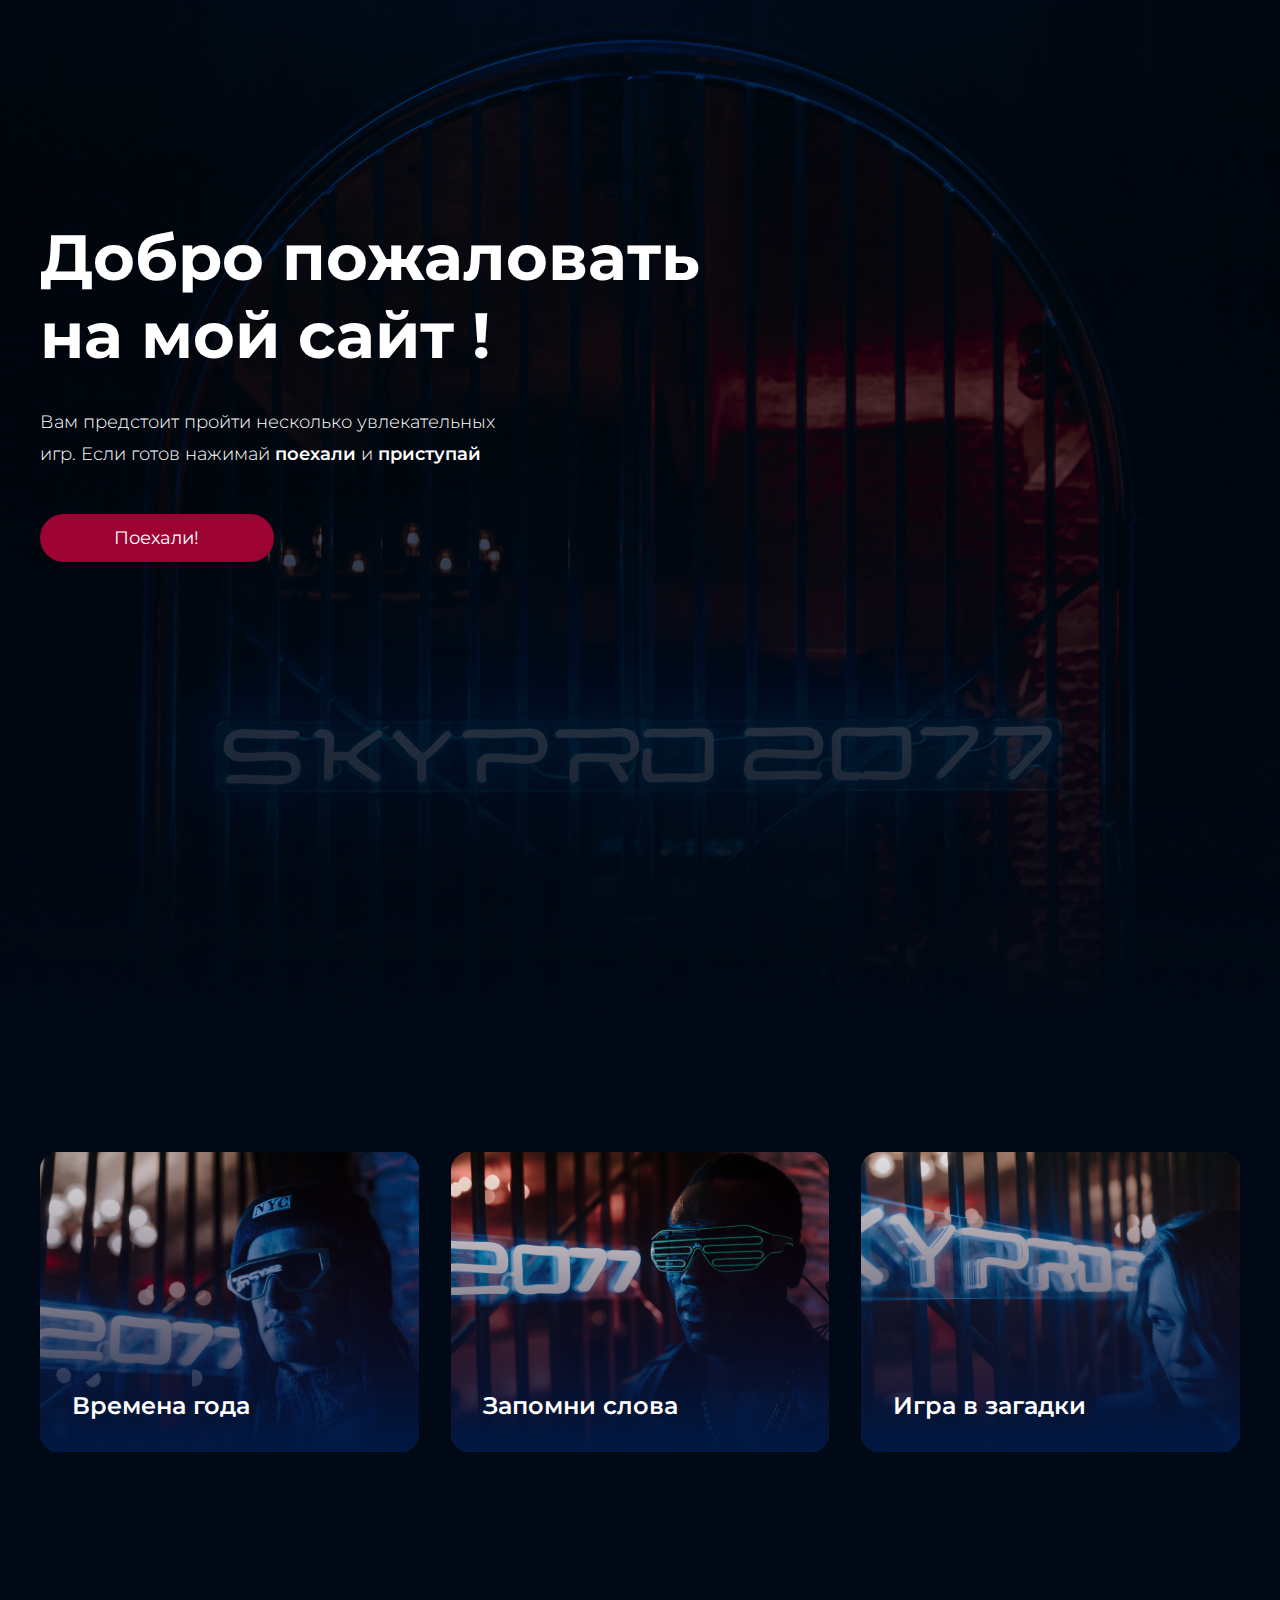
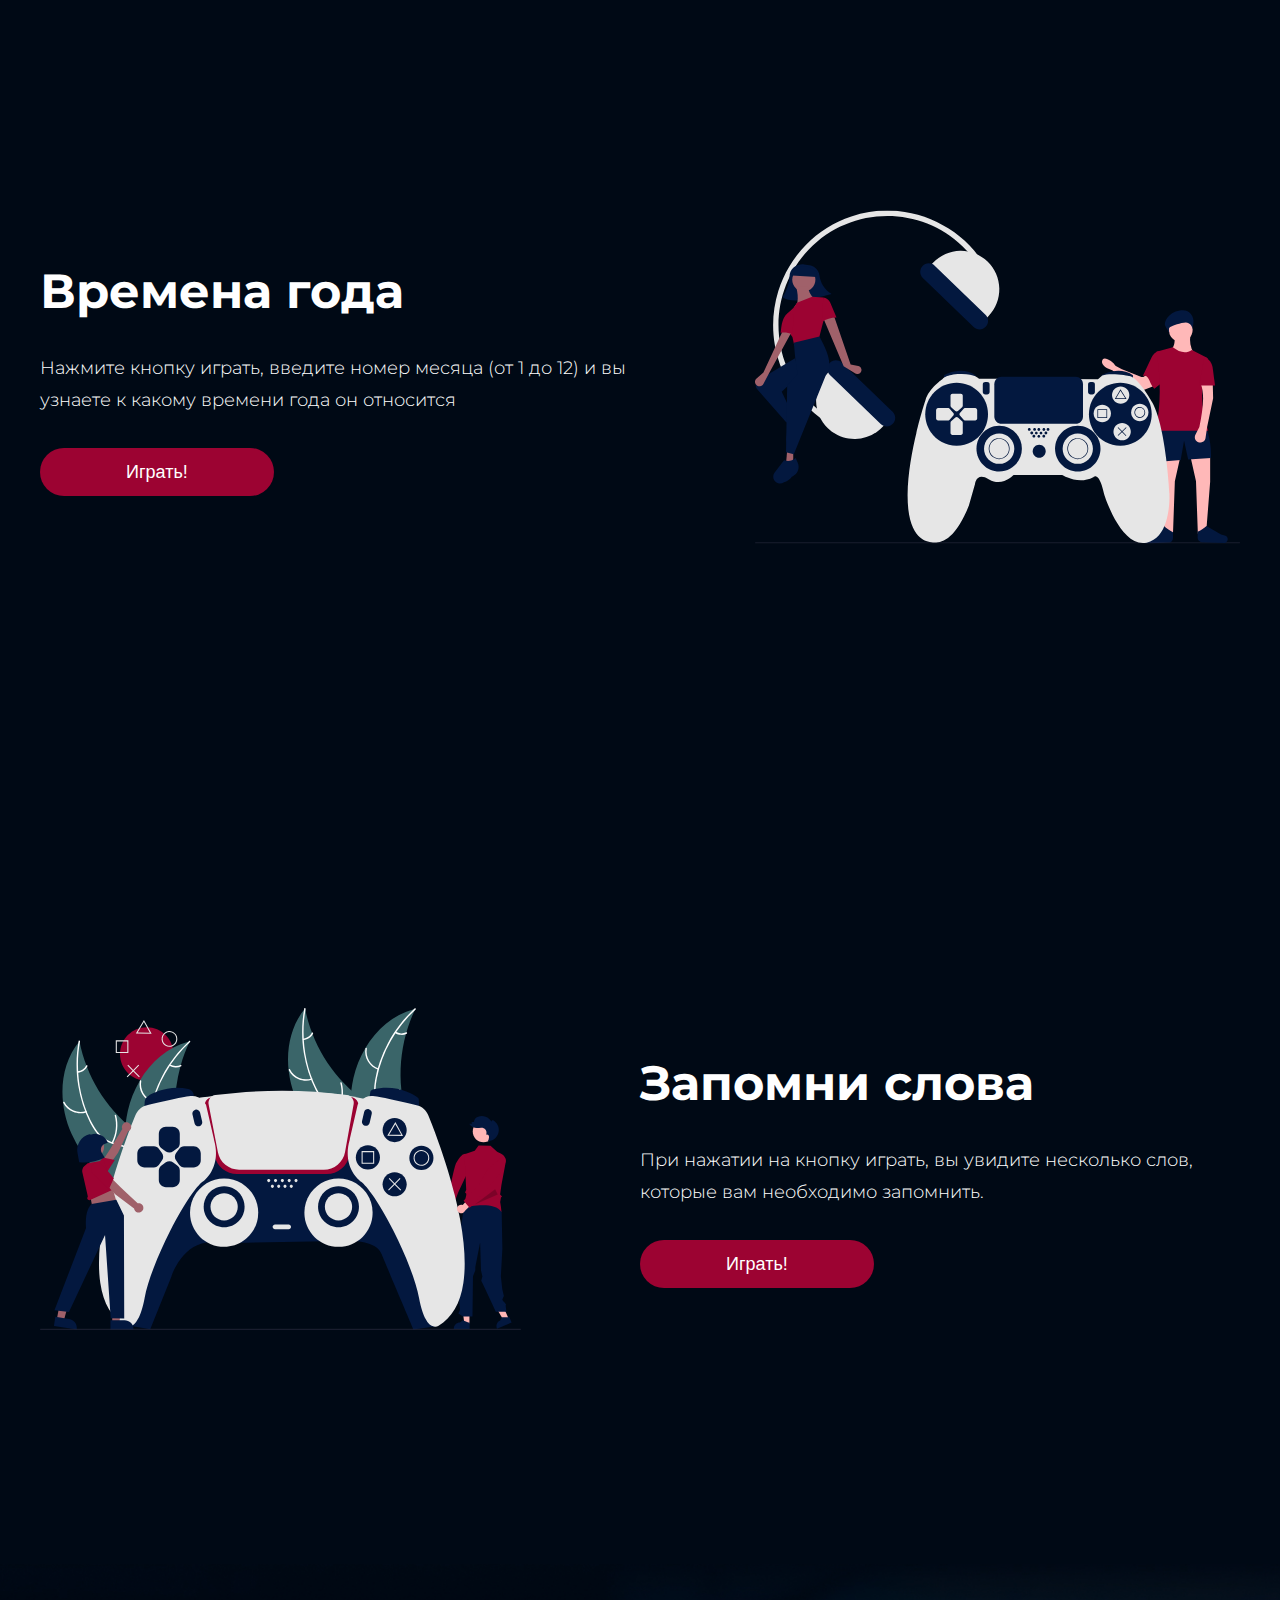
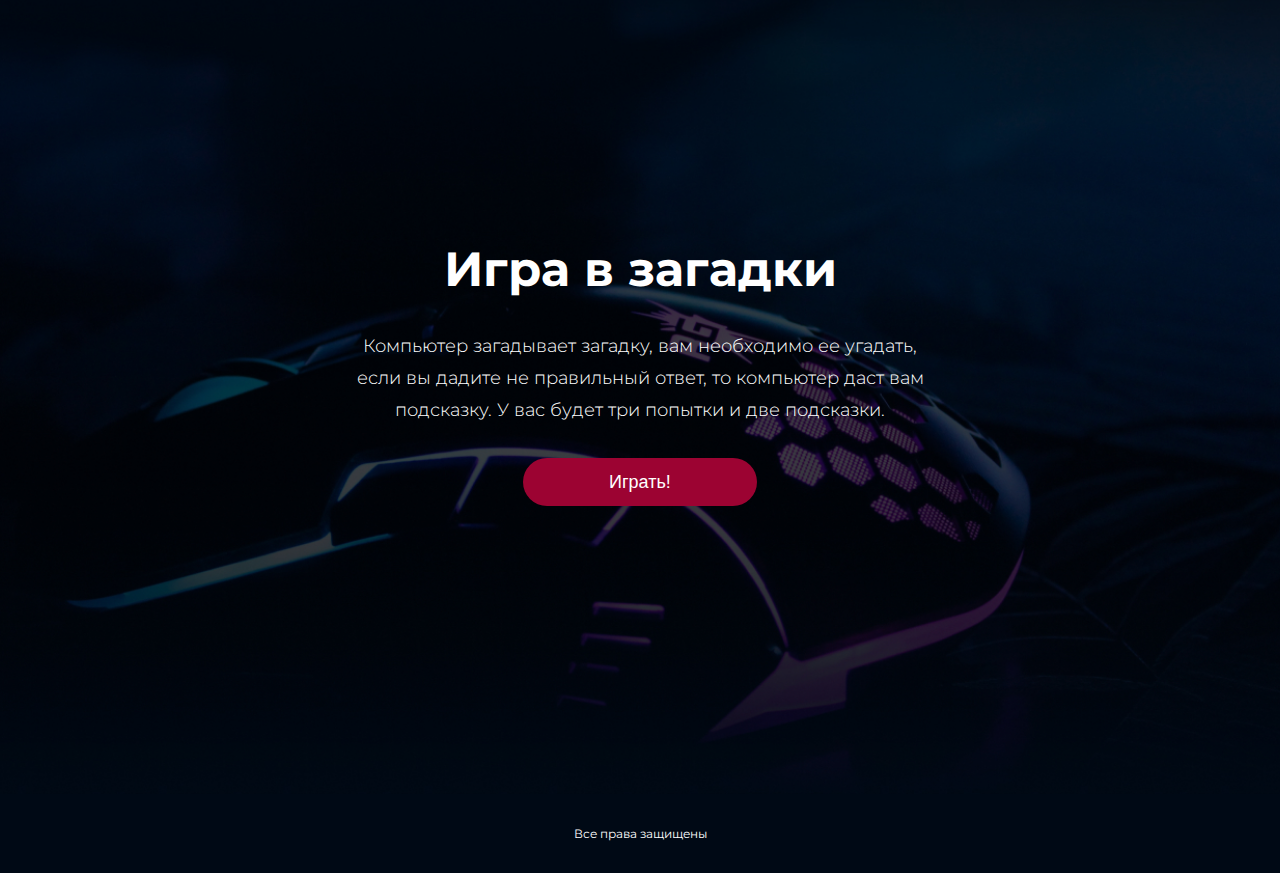
<file: games_site/index.html>
<!DOCTYPE html>
<html lang="en">
  <head>
    <meta charset="UTF-8" />
    <meta http-equiv="X-UA-Compatible" content="IE=edge" />
    <meta name="viewport" content="width=device-width, initial-scale=1.0" />
    <title>Games for You!</title>
    <link
      rel="apple-touch-icon"
      sizes="180x180"
      href="img/apple-touch-icon.png"
    />
    <link
      rel="icon"
      type="image/png"
      sizes="32x32"
      href="img/favicon-32x32.png"
    />
    <link
      rel="icon"
      type="image/png"
      sizes="16x16"
      href="img/favicon-16x16.png"
    />
    <link rel="manifest" href="img/site.webmanifest" />
    <link rel="preconnect" href="https://fonts.googleapis.com" />
    <link rel="preconnect" href="https://fonts.gstatic.com" crossorigin />
    <link
      href="https://fonts.googleapis.com/css2?family=Montserrat:wght@300;400;600;700&display=swap"
      rel="stylesheet"
    />
    <link rel="stylesheet" href="css/style.css" />
  </head>
  <body>
    <header class="header center">
      <h1 class="heading">Добро пожаловать на мой сайт !</h1>
      <p class="underheading">
        Вам предстоит пройти несколько увлекательных игр. Если готов нажимай
        <span class="underheading--bold">поехали</span> и
        <span class="underheading--bold">приступай</span>
      </p>
      <a href="#games" class="button button--header">Поехали!</a>
    </header>
    <section class="game_box center" id="games">
      <a href="#game_1" class="game game--1">
        <p class="game__name">Времена года</p>
      </a>
      <a href="#game_2" class="game game--2">
        <p class="game__name">Запомни слова</p>
      </a>
      <a href="#game_3" class="game game--3">
        <p class="game__name">Игра в загадки</p>
      </a>
    </section>
    <section class="intro center intro--1" id="game_1">
      <div class="intro__txt">
        <h2 class="intro__name">Времена года</h2>
        <p class="intro__desc">
          Нажмите кнопку играть, введите номер месяца (от 1 до 12) и вы узнаете
          к какому времени года он относится
        </p>
        <button onclick="season()" class="button">Играть!</button>
      </div>
      <div class="intro__img-box">
        <img class="intro__img" src="img/game_1.svg" alt="Первая игра" />
      </div>
    </section>
    <section class="intro center intro--2" id="game_2">
      <div class="intro__txt">
        <h2 class="intro__name">Запомни слова</h2>
        <p class="intro__desc">
          При нажатии на кнопку играть, вы увидите несколько слов, которые вам
          необходимо запомнить.
        </p>
        <button onclick="wordCheck()" class="button">Играть!</button>
      </div>
      <div class="intro__img-box">
        <img class="intro__img" src="img/game_2.svg" alt="Первая игра" />
      </div>
    </section>
    <section class="intro center intro--3" id="game_3">
      <div class="intro__txt">
        <h2 class="intro__name">Игра в загадки</h2>
        <p class="intro__desc">
          Компьютер загадывает загадку, вам необходимо ее угадать, если вы
          дадите не правильный ответ, то компьютер даст вам подсказку. У вас
          будет три попытки и две подсказки.
        </p>
        <button class="button">Играть!</button>
      </div>
    </section>
    <footer class="footer">
      <h3 class="footer__rights">Все права защищены</h3>
    </footer>
    <script src="script.js"></script>
  </body>
</html>
</file>
<file: games_site/css/style.css>
*{margin:0;padding:0;-webkit-box-sizing:border-box;box-sizing:border-box}body{font-family:"Montserrat",sans-serif;color:#fff}a{color:#fff;text-decoration:none}.header{background:url(../img/bg.jpg);background-repeat:no-repeat;background-position:center;background-size:cover;min-height:1024px}.center{padding-left:calc(50% - 600px);padding-right:calc(50% - 600px)}.heading{padding-top:218px;font-weight:700;font-size:64px;line-height:78px;width:660px}.underheading{font-weight:300;font-size:18px;line-height:32px;width:460px;margin-top:32px}.underheading--bold{font-weight:600}.button{display:block;background:#9c0332;border-radius:30px;border:rgba(0,0,0,0);padding:13px 74px;font-weight:400;font-size:18px;line-height:22px;color:#fff;height:48px;width:234px}.button--header{margin-top:44px}.button:hover{background:#eb443f;-webkit-transition:.3s all;transition:.3s all}.game_box{background:#000915;display:-webkit-box;display:-ms-flexbox;display:flex;-webkit-box-pack:justify;-ms-flex-pack:justify;justify-content:space-between;-ms-flex-wrap:wrap;flex-wrap:wrap;-webkit-box-orient:horizontal;-webkit-box-direction:normal;-ms-flex-direction:row;flex-direction:row;gap:32px;padding-top:128px;padding-bottom:128px}.game{border-radius:18px;height:300px;width:378.6666666667px;position:relative}.game:hover{border:#44d2ff 2px solid;-webkit-transform:scale(1.05);transform:scale(1.05);-webkit-transition:.3s all;transition:.3s all}.game__name{font-weight:600;font-size:24px;position:absolute;bottom:32px;left:32px}.game--1{background:url(../img/game_1.jpg);background-repeat:no-repeat;background-position:center;background-size:cover}.game--2{background:url(../img/game_2.jpg);background-repeat:no-repeat;background-position:center;background-size:cover}.game--3{background:url(../img/game_3.jpg);background-repeat:no-repeat;background-position:center;background-size:cover}.intro{background:#000915;display:-webkit-box;display:-ms-flexbox;display:flex;-webkit-box-pack:justify;-ms-flex-pack:justify;justify-content:space-between;-ms-flex-wrap:wrap;flex-wrap:wrap;-webkit-box-orient:horizontal;-webkit-box-direction:normal;-ms-flex-direction:row;flex-direction:row;-webkit-box-align:center;-ms-flex-align:center;align-items:center;row-gap:64px;padding-top:230px;padding-bottom:230px}.intro--2{-webkit-box-orient:horizontal;-webkit-box-direction:reverse;-ms-flex-direction:row-reverse;flex-direction:row-reverse}.intro--3{background:url(../img/last_game_bg.jpg);background-repeat:no-repeat;background-position:center;background-size:cover;text-align:center;-webkit-box-pack:center;-ms-flex-pack:center;justify-content:center;-webkit-box-align:center;-ms-flex-align:center;align-items:center;min-height:800px;padding-top:276px;padding-bottom:288px}.intro--3 .button{margin:0 auto}.intro__txt{display:-webkit-box;display:-ms-flexbox;display:flex;row-gap:32px;-webkit-box-orient:vertical;-webkit-box-direction:normal;-ms-flex-direction:column;flex-direction:column;width:50%}.intro__txt .intro__name{font-weight:700;font-size:48px}.intro__txt .intro__desc{font-weight:300;font-size:18px;line-height:32px}.intro.intro__img-box{width:50%}.intro.intro__img-box__img{width:100%}.footer{text-align:center;background:#000915;padding-top:32px;padding-bottom:32px}.footer__rights{font-weight:400;font-size:12px}@media(max-width: 767px){.center{padding-left:16px;padding-right:16px}.header{min-height:735px;text-align:center;background-position-x:29%}.heading{font-size:32px;line-height:39px;margin:0 auto;margin-top:32px;width:340px}.underheading{font-size:14px;line-height:22px;margin:0 auto;width:335px;margin-top:32px}.game_box{-webkit-box-pack:center;-ms-flex-pack:center;justify-content:center}.game{width:90vw}.intro{-webkit-box-pack:center;-ms-flex-pack:center;justify-content:center;gap:64px;padding-top:50px;padding-bottom:85px}.intro__txt{text-align:center;width:auto}.intro__txt .intro__name{font-size:32px}.intro__txt .intro__desc{font-size:14px;line-height:22px}.intro .button{margin:0 auto}.intro__img{width:85vw}}/*# sourceMappingURL=style.css.map */
</file>
